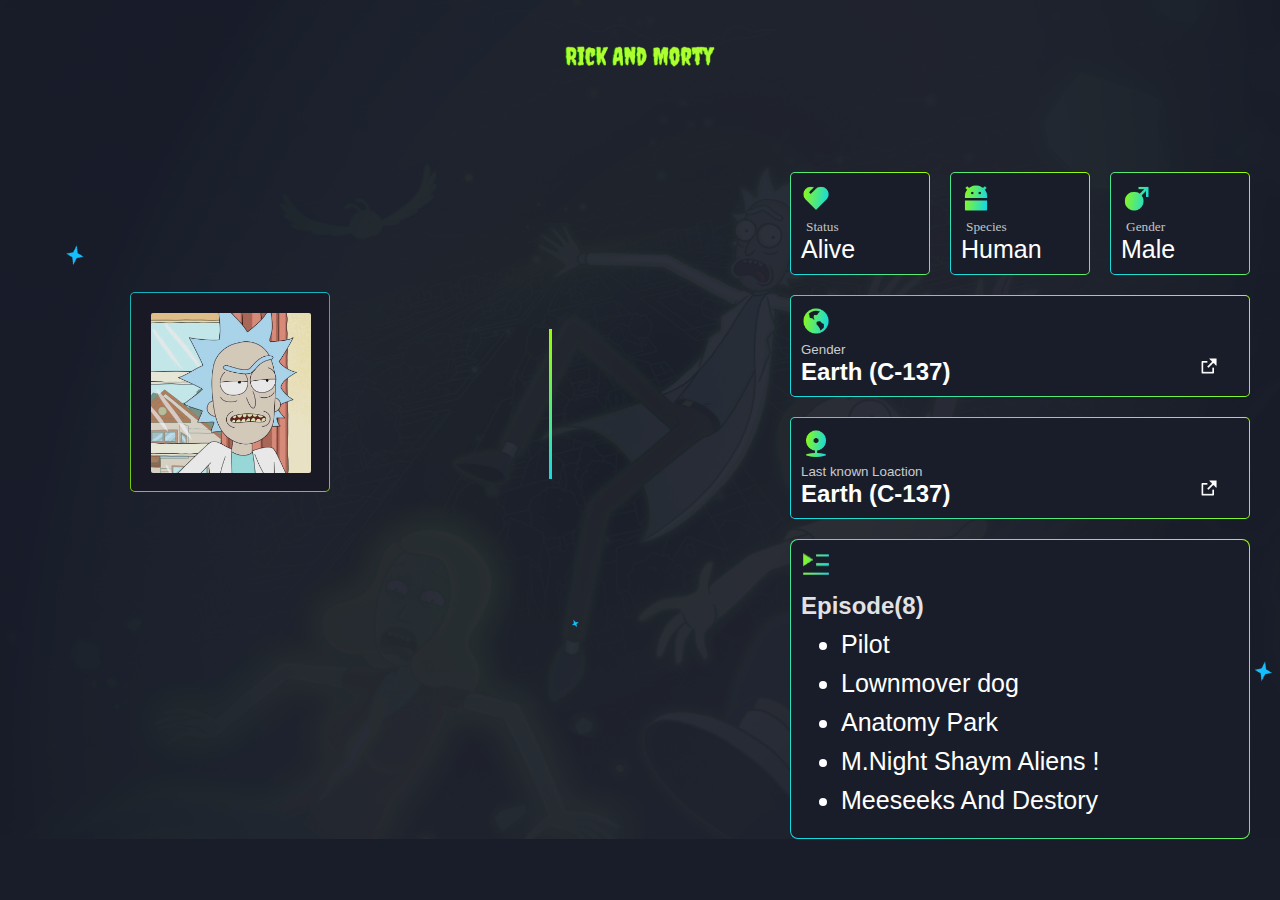
<file: selectman.html>
<!DOCTYPE html>
<html lang="en">
<head>
    <meta charset="UTF-8">
    <meta http-equiv="X-UA-Compatible" content="IE=edge">
    <meta name="viewport" content="width=device-width, initial-scale=1.0">
    <title>code master</title>
    <!--========> Fonts aweome CDN <======-->
    <link rel="stylesheet" href="https://cdnjs.cloudflare.com/ajax/libs/font-awesome/6.4.0/css/all.min.css"
        integrity="sha512-iecdLmaskl7CVkqkXNQ/ZH/XLlvWZOJyj7Yy7tcenmpD1ypASozpmT/E0iPtmFIB46ZmdtAc9eNBvH0H/ZpiBw=="
        crossorigin="anonymous" referrerpolicy="no-referrer" />
    <!--========> Fonts aweome CDN <======-->
    <link rel="stylesheet" href="style.css">
    <!--========> jS slider link <==========-->
    <link rel="stylesheet" href="https://cdn.jsdelivr.net/npm/swiper@8/swiper-bundle.min.css" />
    
    <link rel="stylesheet" href="https://cdn.jsdelivr.net/npm/swiper@8/swiper-bundle.min.css">
    <script src="https://cdn.jsdelivr.net/npm/swiper@8/swiper-bundle.min.js"></script>
    <link rel="stylesheet" href="style.css">
    <link rel="stylesheet" href="responsive.css">
</head>
<body>
    <main>
        <div class="titile-name">
            <img src="img/Logo.png" alt="">
        </div>
        <div class="shopti">
            <div class="man-select">
                <div class="apply">
                    <img src="img/show/1.jpeg" alt="">
                </div>
            </div>

            <div class="select">

            </div>
            
            <div class="menu">
                <div class="icon">
                    <div class="sector">
                        <img src="img/png/Status.png" alt="">
                        <div class="textor">
                            <small>Status</small>
                            <h2>Alive</h2>
                        </div>
                    </div>
                    <div class="sector">
                        <img src="img/png/Species.png" alt="">
                        <div class="textor">
                            <small>Species</small>
                            <h2>Human</h2>
                        </div>
                    </div>
                    <div class="sector">
                        <img src="img/png/Gender.png" alt="">
                        <div class="textor">
                            <small>Gender</small>
                            <h2>Male</h2>
                        </div>
                    </div>
                </div>
                <div class="orgin">
                    <img src="img/png/origin.png" alt="">
                    <div class="textor">
                        <small>Gender</small>
                        <h2>Earth (C-137)</h2>
                    </div>
                    <div class="radtak">
                        <img src="img/png/Redirect.png" alt="">
                    </div>
                </div>
                <div class="orgin">
                    <img src="img/png/Location.png" alt="">
                    <div class="textor">
                        <small>Last known Loaction</small>
                        <h2>Earth (C-137)</h2>
                    </div>
                   <div class="radtak">
                    <img src="img/png/Redirect.png" alt="">
                   </div>
                </div>     
                    <div class="ex3">
                        <img src="img/png/Episode.png" alt="">
                        <div class="textor">
                            <h3>Episode(8)</h3>
                        </div>
                        <ul>
                            <li>Pilot</li>
                            <li>Lownmover dog</li>
                            <li>Anatomy Park</li>
                            <li>M.Night Shaym Aliens !</li>
                            <li>Meeseeks And Destory</li>
                        </ul>
                    </div>
            </div>
        </div>
       <div class="bekar">
        <img src="img/Star.png" alt="">
       </div>
    </main>


   <script src="https://cdn.jsdelivr.net/npm/swiper@9/swiper-bundle.min.js"></script>
    <script src="main.js"></script>
</body>
</html>
</file>
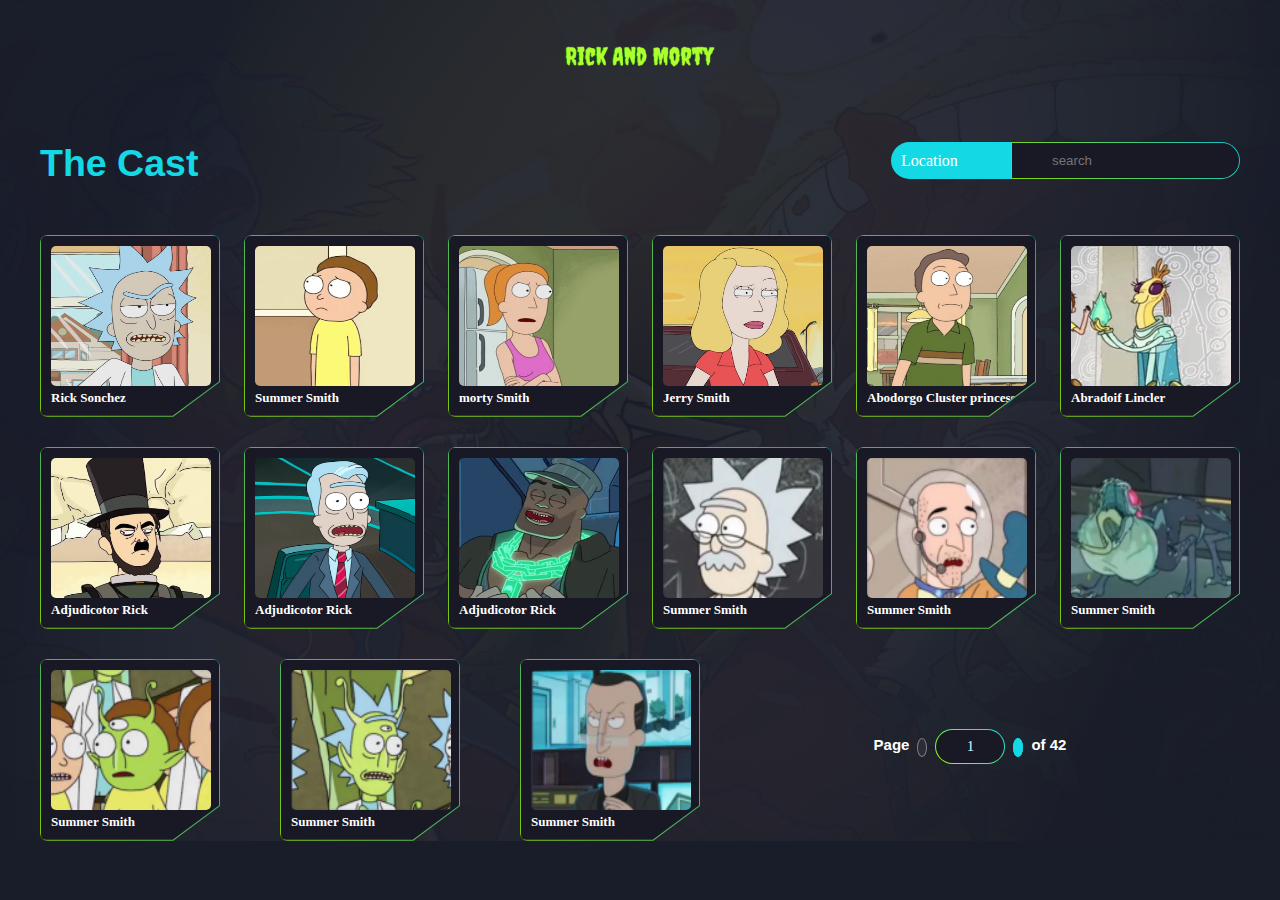
<file: tram.html>
<!DOCTYPE html>
<html lang="en">
<head>
    <meta charset="UTF-8">
    <meta http-equiv="X-UA-Compatible" content="IE=edge">
    <meta name="viewport" content="width=device-width, initial-scale=1.0">
    <title>code master</title>
    <!--========> Fonts aweome CDN <======-->
    <link rel="stylesheet" href="https://cdnjs.cloudflare.com/ajax/libs/font-awesome/6.4.0/css/all.min.css"
      integrity="sha512-iecdLmaskl7CVkqkXNQ/ZH/XLlvWZOJyj7Yy7tcenmpD1ypASozpmT/E0iPtmFIB46ZmdtAc9eNBvH0H/ZpiBw=="
      crossorigin="anonymous" referrerpolicy="no-referrer" />
    <!--========> Fonts aweome CDN <======-->
    <link rel="stylesheet" href="style.css">
    <!--========> jS slider link <==========-->
    <link rel="stylesheet" href="https://cdn.jsdelivr.net/npm/swiper@8/swiper-bundle.min.css" />
    
    <link rel="stylesheet" href="https://cdn.jsdelivr.net/npm/swiper@8/swiper-bundle.min.css">
    <script src="https://cdn.jsdelivr.net/npm/swiper@8/swiper-bundle.min.js"></script>
    <link rel="stylesheet" href="style.css">
    <link rel="stylesheet" href="responsive.css">
</head>
<body>
    <div class="hol-container">
        <div class="logo">
            <img src="img/Logo.png" alt="">
        </div>
        <div class="sing-menu">
          <div class="wort">
            <h2>The Cast</h2>
          </div>
          <div class="sing-page">
            <div class="select-menu">
              <div class="select-btn">
                <span class="sBtn-text">Location</span>
                <i class="fa-solid fa-chevron-down"></i>
              </div>
              <ul class="options">
                  <li class="option">
                    <span class="option-text">Charctors</span>
                  </li>
                  <li class="option">
                    <span class="option-text">Location</span>
                  </li>
                  <li class="option">
                    <span class="option-text">Episodes</span>
                  </li>
              </ul>
            </div>
            <div class="input-set">
              <i class="fa-solid fa-magnifying-glass"></i>
              <input type="search" placeholder="search">
            </div>
          </div>
        </div>

      <section class="all-members" class="margin">
        <div class="member">
          <div class="list">
            <a href="selectman.html">
              <img src="img/show/1.jpeg" alt="">
            </a>
            <h3>Rick Sonchez</h3>
          </div>
        </div>
        <div class="member">
          <div class="list">
            <img src="img/show/2.jpeg" alt="">
            <h3>Summer Smith</h3>
          </div>
        </div>
        <div class="member">
          <div class="list">
              <img src="img/show/3.jpeg" alt="">
              <h3>morty Smith</h3>
          </div>
        </div>
        <div class="member">
          <div class="list">
              <img src="img/show/4.jpeg" alt="">
              <h3>Jerry Smith</h3>
          </div>
        </div>
        <div class="member">
          <div class="list">
                <img src="img/show/5.jpeg" alt="">
                <h3>Abodorgo Cluster princess</h3>
          </div>
        </div>
        <div class="member">
          <div class="list">
            <img src="img/show/6.jpeg" alt="">
            <h3>Abradoif Lincler</h3>
          </div>
        </div>
        <div class="member">
          <div class="list">
            <img src="img/show/7.jpeg" alt="">
            <h3>Adjudicotor Rick</h3>
          </div>
        </div>
        <div class="member">
          <div class="list">
            <img src="img/show/8.jpeg" alt="">
            <h3>Adjudicotor Rick</h3>
          </div>
        </div>
        <div class="member">
          <div class="list">
              <img src="img/show/10.jpeg" alt="">
              <h3>Adjudicotor Rick</h3>
          </div>
        </div>
        <div class="member">
          <div class="list">
            <img src="img/show/img11.jpg.png" alt="">
            <h3>Summer Smith</h3>
          </div>
        </div>
        <div class="member">
          <div class="list">
            <img src="img/show/img12.jpg.png" alt="">
            <h3>Summer Smith</h3>
          </div>
        </div>
        <div class="member">
          <div class="list">
            <img src="img/show/img13.jpg.png" alt="">
            <h3>Summer Smith</h3>
          </div>
        </div>
        <div class="member">
          <div class="list">
            <img src="img/show/img14.jpg.png" alt="">
            <h3>Summer Smith</h3>
          </div>
        </div>
        <div class="member">
          <div class="list">
            <img src="img/show/img15.jpg.png" alt="">
            <h3>Summer Smith</h3>
          </div>
        </div>



        <div class="member">
          <div class="list">
            <img src="img/show/img9.jpg.png" alt="">
            <h3>Summer Smith</h3>
          </div>
        </div>
        <div class="member">
          <div class="list">
            <img src="img/show/1.jpeg" alt="">
            <h3>Rick Sonchez</h3>
          </div>
        </div>
        <div class="member">
          <div class="list">
            <img src="img/show/2.jpeg" alt="">
            <h3>Summer Smith</h3>
          </div>
        </div>
        <div class="member">
          <div class="list">
              <img src="img/show/3.jpeg" alt="">
              <h3>morty Smith</h3>
          </div>
        </div>
        <div class="member">
          <div class="list">
              <img src="img/show/4.jpeg" alt="">
              <h3>Jerry Smith</h3>
          </div>
        </div>
        <div class="member">
          <div class="list">
                <img src="img/show/5.jpeg" alt="">
                <h3>Abodorgo Cluster princess</h3>
          </div>
        </div>
        <div class="member">
          <div class="list">
            <img src="img/show/6.jpeg" alt="">
            <h3>Abradoif Lincler</h3>
          </div>
        </div>
        <div class="member">
          <div class="list">
            <img src="img/show/7.jpeg" alt="">
            <h3>Adjudicotor Rick</h3>
          </div>
        </div>
        <div class="member">
          <div class="list">
            <img src="img/show/8.jpeg" alt="">
            <h3>Adjudicotor Rick</h3>
          </div>
        </div>
        <div class="member">
          <div class="list">
              <img src="img/show/10.jpeg" alt="">
              <h3>Adjudicotor Rick</h3>
          </div>
        </div>
        <div class="member">
          <div class="list">
            <img src="img/show/img11.jpg.png" alt="">
            <h3>Summer Smith</h3>
          </div>
        </div>
        <div class="member">
          <div class="list">
            <img src="img/show/img12.jpg.png" alt="">
            <h3>Summer Smith</h3>
          </div>
        </div>
        <div class="member">
          <div class="list">
            <img src="img/show/img13.jpg.png" alt="">
            <h3>Summer Smith</h3>
          </div>
        </div>
        <div class="member">
          <div class="list">
            <img src="img/show/img14.jpg.png" alt="">
            <h3>Summer Smith</h3>
          </div>
        </div>
        <div class="member">
          <div class="list">
            <img src="img/show/img15.jpg.png" alt="">
            <h3>Summer Smith</h3>
          </div>
        </div>
        <div class="member">
          <div class="list">
            <img src="img/show/img9.jpg.png" alt="">
            <h3>Summer Smith</h3>
          </div>
        </div>
        <div class="member">
          <div class="list">
            <img src="img/show/img9.jpg.png" alt="">
            <h3>Summer Smith</h3>
          </div>
        </div>
        <div class="member">
          <div class="list">
            <img src="img/show/1.jpeg" alt="">
            <h3>Rick Sonchez</h3>
          </div>
        </div>
        <div class="member">
          <div class="list">
            <img src="img/show/2.jpeg" alt="">
            <h3>Summer Smith</h3>
          </div>
        </div>
        <div class="member">
          <div class="list">
              <img src="img/show/3.jpeg" alt="">
              <h3>morty Smith</h3>
          </div>
        </div>
        <div class="member">
          <div class="list">
              <img src="img/show/4.jpeg" alt="">
              <h3>Jerry Smith</h3>
          </div>
        </div>
        <div class="member">
          <div class="list">
                <img src="img/show/5.jpeg" alt="">
                <h3>Abodorgo Cluster princess</h3>
          </div>
        </div>
        <div class="member">
          <div class="list">
            <img src="img/show/6.jpeg" alt="">
            <h3>Abradoif Lincler</h3>
          </div>
        </div>
        <div class="member">
          <div class="list">
            <img src="img/show/7.jpeg" alt="">
            <h3>Adjudicotor Rick</h3>
          </div>
        </div>
        <div class="member">
          <div class="list">
            <img src="img/show/8.jpeg" alt="">
            <h3>Adjudicotor Rick</h3>
          </div>
        </div>
        <div class="member">
          <div class="list">
              <img src="img/show/10.jpeg" alt="">
              <h3>Adjudicotor Rick</h3>
          </div>
        </div>
        <div class="member">
          <div class="list">
            <img src="img/show/img11.jpg.png" alt="">
            <h3>Summer Smith</h3>
          </div>
        </div>
        <div class="member">
          <div class="list">
            <img src="img/show/img12.jpg.png" alt="">
            <h3>Summer Smith</h3>
          </div>
        </div>
        <div class="member">
          <div class="list">
            <img src="img/show/img13.jpg.png" alt="">
            <h3>Summer Smith</h3>
          </div>
        </div>
        <div class="member">
          <div class="list">
            <img src="img/show/img14.jpg.png" alt="">
            <h3>Summer Smith</h3>
          </div>
        </div>
        <div class="member">
          <div class="list">
            <img src="img/show/img15.jpg.png" alt="">
            <h3>Summer Smith</h3>
          </div>
        </div>
        

        <div class="pagination">
          <div class="per">Page</div>
          <div class="prev"><i class="fa-solid fa-arrow-left"></i></div>
          <div class="page">Page</span class="page"></div>
          <div class="next"><i class="fa-solid fa-arrow-right"></i></div>
          <div class="of">of 42</div>
        </div>
      </section>

      
    </div>


























    <script src="https://cdn.jsdelivr.net/npm/swiper@9/swiper-bundle.min.js"></script>
    <script src="main.js"></script>
</body>
</html>
</file>
<file: style.css>
/* =======> Fonts <============ */
@import url('https://fonts.googleapis.com/css2?family=Russo+One&display=swap');
/* Google Fonts - Poppins */
@import url("https://fonts.googleapis.com/css2?family=Poppins:wght@300;400;500;600&display=swap");


*{
    margin: 0;
    padding: 0;
    box-sizing: border-box;
}

body{
    background: #191d29;
}

.margin{
    margin:50px;
}

/* ==========> Design A Home Page <============ */
.home{
    width: 100%;
    height: auto;
    background-image: url(img/Background.png);
    background-position: center;
    background-size: cover;
    background-repeat: no-repeat;
}

.home .logo {
    display: flex;
    align-items: center;
    justify-content: center;
}

.home .main-container{
    display: flex;
    align-items: center;
    justify-content: center;
    margin-top: 80px;
    margin-left: 30px;
}


.home .logo img{
    width: 150px;
    margin-top: 40px;
}

.home .leave{
    display: flex;
    width: 600px;
}

.home .leave::after{
    content: "";
    position: absolute;
    width: 500px;
    height: 20px;
    background:linear-gradient(30deg, #9dfe00, #14d9e5 80%);filter: blur(40px);
}

.home .leave .main{
    display: flex;
}

.home .leave .main img{
    width: 200px;
    margin-right: -100px;
    margin-top: -90px;
}

.home .leave .main h2{
    font-size: 60px;
    font-weight: 800;
    font-family:  sans-serif;
    font-style: italic;
    color: #fff;
}

.home .leave .middel-img img{
  width: 120px;
  margin: 0px 15px;
  margin-top: -20px;
}

.home .leave .bovText{
    display: flex;
    margin-top: -14px;
}

.home .leave .bovText h2{
    font-size: 60px;
    font-weight: 800;
    font-family: sans-serif;
    background: -webkit-linear-gradient(45deg, #9dfe00, #14d9e5 100%);
    -webkit-background-clip: text;
    -webkit-text-fill-color: transparent
}

.home .leave .bovText .btext{
    margin-left: 20px;
    
}

.home .leave .bovText .btext h2{
    background: -webkit-linear-gradient(20deg, #9dfe00, #14d9e5 20%);
    -webkit-background-clip: text;
    -webkit-text-fill-color: transparent
}

.home .leave .bovText .less {
    margin-top: -20px;
    margin-left: -20px;
}


.home .beleave{
    display: flex;
    margin-top: -40px;
    margin-left: 60px;
    justify-content: center;
}



.home .beleave .morty h2{
    padding-top: -10px;
    font-size: 65px;
    font-weight: 800;
    font-family: sans-serif;
    background: -webkit-linear-gradient(20deg, #9dfe00, #14d9e5 80%);
    -webkit-background-clip: text;
    -webkit-text-fill-color: transparent
}

.home .beleave .wiki h2{
    font-size: 65px;
    font-weight: 800;
    font-family:sans-serif;
    padding-left: 20px;
    font-style: italic;
    color:#fff;
    letter-spacing: 0.2rem;
    padding-top: 10px;
}

.home .beleave .masin{
    margin-top: -100px;
    margin-right: -300px;
}

.home .beleave .masin img{
    width: 200px;
}


.home .main-container .masin img{
    width: 250px;
    margin-left: -50px;
    margin-bottom: -100px;
}


.home .video {
    display: flex;
    margin: auto;
    width: 450px;
}

.home .video .button button{
    padding: 8px;
    width: 120px;
    color: #fff;
    border-radius: 20px;
    background: -webkit-linear-gradient(45deg, #9dfe00, #14d9e5 100%);
}

.home .video .button i{
    margin-right: 10px;
}

.home .video .ping-text {
    margin-left: 30px;
}

.home .video .ping-text ul li{
 color: #14d9e5;
 font-size: 9px;
 list-style: none;
}




/* ==========> Design A Section 01  <============ */

#slider {
    margin-top: ;
}


#slider .view{
    display: flex;
    justify-content: space-between;
}

#slider .view .tayan span{
    color: #ffffffd6;
    font-weight: 300;
}

#slider .view .view-button button{
  padding: 5px 15px;
  background: none;
  outline: none;
  border:none;
  border: 1px solid #9dfe00d5;
  box-shadow: 5px 5px 5px #55555532;
  color: #ffffffd6;
  border-radius: 5px;
  font-size: 13px;
}


#slider .view .view-button button:hover{
    background-color: #191825d2;
}

/* ==========================>Desing swiper slider<====================*/


.slider-container{
    margin-top: 5;
}


.back .bell img{
    width:400px ;
    position: absolute;
    right: 0px;
    margin-top: -150px;
}

 
.next2-slider .tell img{
    width: 100%;
    position: absolute;
    margin-top: -200px;
}

.bg{
   
    -webkit-clip-path: polygon(100% 0, 100% 81%, 74% 100%, 0 100%, 0 0);
    clip-path: polygon(100% 0, 100% 81%, 74% 100%, 0 100%, 0 0);
    border-radius: 8px;
    padding: 10px;
    margin: -9px;
    background-color:#191825;
        
}

.bg a{
    text-decoration: none;
}

 .swiper-slide{
   border-radius: 10px;
   
 }

  .swiper-slide h3{
    color: #ffffffc6;
    text-align: start;
    padding-top: 10px;
    font-size: 13px;
  }

 .swiper-slide:nth-child(1){
    min-width: 200px;
    height: auto;
    -webkit-clip-path: polygon(100% 0, 100% 81%, 74% 100%, 0 100%, 0 0);
    clip-path: polygon(100% 0, 100% 81%, 74% 100%, 0 100%, 0 0);
        padding: 10px;
        background: #575959;
        margin:1px 1px 1px 1px  ;
    background: -webkit-linear-gradient(45deg, #9dfe0078, #14dbe581 100%);
 }

.swiper-slide:nth-child(2) {
  border-radius: 10px;
  min-width: 200px;
  height: auto;
-webkit-clip-path: polygon(100% 0, 100% 81%, 74% 100%, 0 100%, 0 0);
    clip-path: polygon(100% 0, 100% 81%, 74% 100%, 0 100%, 0 0);
    padding: 10px;
    background: #575959;
    margin: 1px 1px 1px 1px;
    background: -webkit-linear-gradient(45deg, #9dfe0078, #14dbe581 100%);
}

.swiper-slide:nth-child(3) {
  border-radius: 10px;
    min-width: 200px;
    height: auto;
-webkit-clip-path: polygon(100% 0, 100% 81%, 74% 100%, 0 100%, 0 0);
    clip-path: polygon(100% 0, 100% 81%, 74% 100%, 0 100%, 0 0);
        padding: 10px;
        background: #575959;
        margin: 1px 1px 1px 1px;
        background: -webkit-linear-gradient(45deg, #9dfe0078, #14dbe581 100%);
}

.swiper-slide:nth-child(4) {
    border-radius: 10px;
    min-width: 200px;
    height: auto;
    -webkit-clip-path: polygon(100% 0, 100% 81%, 74% 100%, 0 100%, 0 0);
        clip-path: polygon(100% 0, 100% 81%, 74% 100%, 0 100%, 0 0);
        padding: 10px;
        background: #575959;
        margin: 1px 1px 1px 1px;
        background: -webkit-linear-gradient(45deg, #9dfe0078, #14dbe581 100%);
}

.swiper-slide:nth-child(5) {
    border-radius: 10px;
    min-width: 200px;
    height: auto;;
    -webkit-clip-path: polygon(100% 0, 100% 81%, 74% 100%, 0 100%, 0 0);
        clip-path: polygon(100% 0, 100% 81%, 74% 100%, 0 100%, 0 0);
        padding: 10px;
        background: #575959;
        margin: 1px 1px 1px 1px;background: -webkit-linear-gradient(45deg, #9dfe0078, #14dbe581 100%);

}

.swiper-slide:nth-child(6) {
    border-radius: 10px;
    min-width: 200px;
    height: auto;
    -webkit-clip-path: polygon(100% 0, 100% 81%, 74% 100%, 0 100%, 0 0);
        clip-path: polygon(100% 0, 100% 81%, 74% 100%, 0 100%, 0 0);
        padding: 10px;
        background: #575959;
        margin: 1px 1px 1px 1px;
        background: -webkit-linear-gradient(45deg, #9dfe0078, #14dbe581 100%);
}

.swiper-slide:nth-child(7) {
    border-radius: 10px;
    min-width: 150px;
    height: auto;
-webkit-clip-path: polygon(100% 0, 100% 81%, 74% 100%, 0 100%, 0 0);
    clip-path: polygon(100% 0, 100% 81%, 74% 100%, 0 100%, 0 0);
    padding: 10px;
    background: #575959;
    margin: 1px 1px 1px 1px;
    background: -webkit-linear-gradient(45deg, #9dfe0078, #14dbe581 100%);

}
.swiper-slide:nth-child(8) {
    border-radius: 10px;
    min-width: 200px;
    height: auto;
-webkit-clip-path: polygon(100% 0, 100% 81%, 74% 100%, 0 100%, 0 0);
    clip-path: polygon(100% 0, 100% 81%, 74% 100%, 0 100%, 0 0);
    padding: 10px;
    background: #575959;
    margin: 1px 1px 1px 2px;
    background: -webkit-linear-gradient(45deg, #9dfe0078, #14dbe581 100%);
}
.swiper-slide:nth-child(9) {
    border-radius: 10px;
    min-width: 200px;
    height: auto;
-webkit-clip-path: polygon(100% 0, 100% 81%, 74% 100%, 0 100%, 0 0);
    clip-path: polygon(100% 0, 100% 81%, 74% 100%, 0 100%, 0 0);
    padding: 10px;
    background: #575959;
    margin: 1px 1px 1px 2px;
    background: -webkit-linear-gradient(45deg, #9dfe0078, #14dbe581 100%);
}

.swiper {
    width: 90%;
    
}



.swiper-slide img{
    width: 200px;
    height: 180px;
    border-radius: 4px;
    cursor: pointer;
}





.slider-container  .swiper-button-next,
.slider-container .swiper-button-prev{
   width: 35px;
   height: 35px;
   border-radius: 50%;
   background-color: #fff;
   color: #9dfe00;
}

.slider-container .swiper-button-next{
    margin-left: 30px;
}


.slider-container .swiper-button-next:after{
    font-size: 14px;
}

.slider-container .swiper-button-prev:after{
    font-size: 14px;
}






.bg img{
    width: 200px;
}



/*  ========================= Next slider ================== */




.next-slider{
    margin-top: 100px;
}


.next-slider .swiper-slide:nth-child(1){
    -webkit-clip-path: polygon(50% 0%, 100% 0, 100% 69%, 83% 100%, 0 100%, 0 0);
        clip-path: polygon(50% 0%, 100% 0, 100% 69%, 83% 100%, 0 100%, 0 0);
        min-width: 280px;
        min-height: -10px;
        
}
.next-slider .swiper-slide:nth-child(2){
    -webkit-clip-path: polygon(50% 0%, 100% 0, 100% 69%, 83% 100%, 0 100%, 0 0);
        clip-path: polygon(50% 0%, 100% 0, 100% 69%, 83% 100%, 0 100%, 0 0);
        min-width: 280px;
        min-height: -10px;
        
}
.next-slider .swiper-slide:nth-child(3){
    -webkit-clip-path: polygon(50% 0%, 100% 0, 100% 69%, 83% 100%, 0 100%, 0 0);
        clip-path: polygon(50% 0%, 100% 0, 100% 69%, 83% 100%, 0 100%, 0 0);
        min-width: 280px;
        min-height: -10px;
        
}
.next-slider .swiper-slide:nth-child(4){
    -webkit-clip-path: polygon(50% 0%, 100% 0, 100% 69%, 83% 100%, 0 100%, 0 0);
        clip-path: polygon(50% 0%, 100% 0, 100% 69%, 83% 100%, 0 100%, 0 0);
        min-width: 280px;
        min-height: -10px;
        
}
.next-slider .swiper-slide:nth-child(5){
    -webkit-clip-path: polygon(50% 0%, 100% 0, 100% 69%, 83% 100%, 0 100%, 0 0);
        clip-path: polygon(50% 0%, 100% 0, 100% 69%, 83% 100%, 0 100%, 0 0);
        min-width: 280px;
        min-height: -10px;
        
}
.next-slider .swiper-slide:nth-child(6){
    -webkit-clip-path: polygon(50% 0%, 100% 0, 100% 69%, 83% 100%, 0 100%, 0 0);
        clip-path: polygon(50% 0%, 100% 0, 100% 69%, 83% 100%, 0 100%, 0 0);
        min-width: 280px;
        min-height: -10px;
        
}
.next-slider .swiper-slide:nth-child(7){
    -webkit-clip-path: polygon(50% 0%, 100% 0, 100% 69%, 83% 100%, 0 100%, 0 0);
        clip-path: polygon(50% 0%, 100% 0, 100% 69%, 83% 100%, 0 100%, 0 0);
        min-width: 280px;
        min-height: -10px;
        
}
.next-slider .swiper-slide:nth-child(8){
    -webkit-clip-path: polygon(50% 0%, 100% 0, 100% 69%, 83% 100%, 0 100%, 0 0);
        clip-path: polygon(50% 0%, 100% 0, 100% 69%, 83% 100%, 0 100%, 0 0);
        min-width: 280px;
        min-height: -10px;
        
}
.next-slider .swiper-slide:nth-child(9){
    -webkit-clip-path: polygon(50% 0%, 100% 0, 100% 69%, 83% 100%, 0 100%, 0 0);
        clip-path: polygon(50% 0%, 100% 0, 100% 69%, 83% 100%, 0 100%, 0 0);
        min-width: 280px;
        min-height: -10px;
        
}

.next-slider .swiper-slide .bg{
    min-height: 80px;
    -webkit-clip-path: polygon(50% 0%, 100% 0, 100% 69%, 83% 100%, 0 100%, 0 0);
    clip-path: polygon(50% 0%, 100% 0, 100% 69%, 83% 100%, 0 100%, 0 0);
    margin-bottom:-10px;
    color: #fff;
    background: #2E3840;

}

.next-slider .swiper-button-next,
.next-slider .swiper-button-prev {
    width: 35px;
    height: 35px;
    border-radius: 50%;
    background-color: #fff;
    color: #9dfe00;
}

.next-slider .swiper-button-next {
    margin-left: 30px;
}


.next-slider .swiper-button-next:after {
    font-size: 14px;
}

.next-slider .swiper-button-prev:after {
    font-size: 14px;
}




/* =====================> Slider 3 number <========================== */


.next2-slider .swiper-slide:nth-child(1) {
    -webkit-clip-path: polygon(50% 0%, 100% 0, 100% 69%, 83% 100%, 0 100%, 0 0);
    clip-path: polygon(50% 0%, 100% 0, 100% 69%, 83% 100%, 0 100%, 0 0);
    min-width: 280px;
}

.next2-slider .swiper-slide:nth-child(2) {
    -webkit-clip-path: polygon(50% 0%, 100% 0, 100% 69%, 83% 100%, 0 100%, 0 0);
    clip-path: polygon(50% 0%, 100% 0, 100% 69%, 83% 100%, 0 100%, 0 0);
    min-width: 280px;

}

.next2-slider .swiper-slide:nth-child(3) {
    -webkit-clip-path: polygon(50% 0%, 100% 0, 100% 69%, 83% 100%, 0 100%, 0 0);
    clip-path: polygon(50% 0%, 100% 0, 100% 69%, 83% 100%, 0 100%, 0 0);
    min-width: 280px;


}

.next2-slider .swiper-slide:nth-child(4) {
    -webkit-clip-path: polygon(50% 0%, 100% 0, 100% 69%, 83% 100%, 0 100%, 0 0);
    clip-path: polygon(50% 0%, 100% 0, 100% 69%, 83% 100%, 0 100%, 0 0);
    min-width: 280px;


}

.next2-slider .swiper-slide:nth-child(5) {
    -webkit-clip-path: polygon(50% 0%, 100% 0, 100% 69%, 83% 100%, 0 100%, 0 0);
    clip-path: polygon(50% 0%, 100% 0, 100% 69%, 83% 100%, 0 100%, 0 0);
    min-width: 280px;


}

.next2-slider .swiper-slide:nth-child(6) {
    -webkit-clip-path: polygon(50% 0%, 100% 0, 100% 69%, 83% 100%, 0 100%, 0 0);
    clip-path: polygon(50% 0%, 100% 0, 100% 69%, 83% 100%, 0 100%, 0 0);
    min-width: 280px;


}

.next2-slider .swiper-slide:nth-child(7) {
    -webkit-clip-path: polygon(50% 0%, 100% 0, 100% 69%, 83% 100%, 0 100%, 0 0);
    clip-path: polygon(50% 0%, 100% 0, 100% 69%, 83% 100%, 0 100%, 0 0);
    min-width: 280px;


}

.next2-slider .swiper-slide:nth-child(8) {
    -webkit-clip-path: polygon(50% 0%, 100% 0, 100% 69%, 83% 100%, 0 100%, 0 0);
    clip-path: polygon(50% 0%, 100% 0, 100% 69%, 83% 100%, 0 100%, 0 0);
    min-width: 280px;


}

.next2-slider .swiper-slide:nth-child(9) {
    -webkit-clip-path: polygon(50% 0%, 100% 0, 100% 69%, 83% 100%, 0 100%, 0 0);
    clip-path: polygon(50% 0%, 100% 0, 100% 69%, 83% 100%, 0 100%, 0 0);
    min-width: 280px;


}

.next2-slider .swiper-slide .bg {
    min-height: 80px;
    -webkit-clip-path: polygon(50% 0%, 100% 0, 100% 69%, 83% 100%, 0 100%, 0 0);
    clip-path: polygon(50% 0%, 100% 0, 100% 69%, 83% 100%, 0 100%, 0 0);
    margin-top: -10px;
    color: #fff;
    background:  #2E3840;

}

.next2-slider .swiper-button-next,
.next2-slider .swiper-button-prev {
    width: 35px;
    height: 35px;
    border-radius: 50%;
    background-color: #fff;
    color: #9dfe00;
}

.next2-slider .swiper-button-next {
    margin-left: 30px;
}


.next2-slider .swiper-button-next:after {
    font-size: 14px;
}

.next2-slider .swiper-button-prev:after {
    font-size: 14px;
}


/* =====================> Slider 3 number <========================== */








/*===================> Tram page design <===========================*/






/*=============> Hol container <===============*/

.hol-container{
    background-image: url(img/Background.png);
    background-position: center;
    background-size: cover;
    background-repeat: no-repeat;
    width: 100%;
    height: auto;
}


/* ======> logo <=======*/



.logo {
    display: flex;
    align-items: center;
    justify-content: center;
    padding-top: 40px;
}

.logo img {
    width: 150px;
}


/* ==================> Sing Menu <=============== */

.sing-menu{
    display: flex;
    justify-content: space-between;
    color: #fff;
    margin: 70px 40px;

}

.wort{
    color:#14d9e5;
    font-size: 25px;
    font-family: sans-serif;
}


.sing-page{
    display: flex;
}


.sing-page .input-set input{
  padding: 10px;
  border: none;
  outline: none;
  background-color: #191825;
  border:  1px solid transparent;
  border-top-right-radius: 50px;
  background: linear-gradient(#191825,#191825) padding-box,
  linear-gradient(45deg, #9dfe00d5, #14dbe5da) border-box;
  border-bottom-right-radius: 50px;
  padding-left: 40px;
  color: #ffffffd3;
}

.sing-page .input-set {
    position: relative;
}
.sing-page .input-set i{
    position: absolute;
    left: 15px;
    top: 12px;
    color: #ffffffb9;
    font-size: 14px;
}



.select-menu{
    width: 120px;
}


.select-menu .select-btn{
    display: flex;
    background-color: #14d9e5;
    color: #fff;
    height: 37px;
    padding: 10px;
    font-weight: 500;
    border-top-left-radius: 50px;
    border-bottom-left-radius: 50px;

}
.select-menu.active i{
    transform: rotate(-180deg);
    padding: 10px;
}

.select-menu.active i{
    transition: 0.3s ease;
}

.select-menu .select-btn {
    display: flex;
    justify-content: space-between;
}
.select-menu .select-btn i{
    font-size: 14px;
    padding-top: 3px;
    cursor: pointer;
}

.select-menu .options{
    padding: 20px;
    margin-top: 10px;
    border-radius: 8px;
    background-color: #14dbe5fa;
    box-shadow: 5px 5px 5px #5555553a;
    transition: 0.3s ease;
    position: absolute;
    opacity: 1;
    z-index: 2;
}

.options .option {
    display: flex;
    cursor: pointer;
    background-color: #ebeeee00;
    padding-top:10px;
}

.options .option:nth-child(1){
    margin-top: -20px;
}

.select-menu .options {
    display: none;
    
}

.select-menu.active .options{
    display: block;
    position: absolute;
}

/* ===================> images design <===================== */

.all-members {
    margin: -50px  40px;
    display: flex;
    justify-content: space-between;
    flex-wrap: wrap;

}

.images{
    width: 90%;
    height: 90vh;
    margin: 0px 30px;
    position: absolute;
    margin-top: -550px;

    
}

.images img{
    width: 100%;
    height: 60vh;
}


.all-members .member .list img {
    width: 160px;
    height: 140px;
    border-radius: 5px;
}

.all-members .member .list h3{
    font-size: 13px;
}
.all-members .member .list{
    -webkit-clip-path: polygon(100% 0, 100% 81%, 74% 100%, 0 100%, 0 0);
    clip-path: polygon(100% 0, 100% 81%, 74% 100%, 0 100%, 0 0);
    background: #191825;
    padding: 10px;
    border-radius: 5px;
    color: #fff;
}

.all-members .member {
    margin-top: 30px;
}


.all-members .member:nth-child(1) {
    width:180px;
    height: auto;
    border-radius: 8px;
    -webkit-clip-path: polygon(100% 0, 100% 81%, 74% 100%, 0 100%, 0 0);
    clip-path: polygon(100% 0, 100% 81%, 74% 100%, 0 100%, 0 0);
    background: #575959;
    background: -webkit-linear-gradient(45deg, #9dfe00be, #14dbe5b2 100%);
    padding: 1px;
}
.all-members .member:nth-child(2) {
    width:180px;
    height: auto;
    border-radius: 8px;
    -webkit-clip-path: polygon(100% 0, 100% 81%, 74% 100%, 0 100%, 0 0);
    clip-path: polygon(100% 0, 100% 81%, 74% 100%, 0 100%, 0 0);
    background: #575959;
    background: -webkit-linear-gradient(45deg, #9dfe00be, #14dbe5b2 100%);
    padding: 1px;
}
.all-members .member:nth-child(3) {
    width:180px;
    height: auto;
    border-radius: 8px;
    -webkit-clip-path: polygon(100% 0, 100% 81%, 74% 100%, 0 100%, 0 0);
    clip-path: polygon(100% 0, 100% 81%, 74% 100%, 0 100%, 0 0);
    background: #575959;
    background: -webkit-linear-gradient(45deg, #9dfe00be, #14dbe5b2 100%);
    padding: 1px;
}
.all-members .member:nth-child(4) {
    width:180px;
    height: auto;
    border-radius: 8px;
    -webkit-clip-path: polygon(100% 0, 100% 81%, 74% 100%, 0 100%, 0 0);
    clip-path: polygon(100% 0, 100% 81%, 74% 100%, 0 100%, 0 0);
    background: #575959;
    background: -webkit-linear-gradient(45deg, #9dfe00be, #14dbe5b2 100%);
    padding: 1px;
}
.all-members .member:nth-child(5) {
    width:180px;
    height: auto;
    border-radius: 8px;
    -webkit-clip-path: polygon(100% 0, 100% 81%, 74% 100%, 0 100%, 0 0);
    clip-path: polygon(100% 0, 100% 81%, 74% 100%, 0 100%, 0 0);
    background: #575959;
    background: -webkit-linear-gradient(45deg, #9dfe00be, #14dbe5b2 100%);
    padding: 1px;
}
.all-members .member:nth-child(6) {
    width:180px;
    height: auto;
    border-radius: 8px;
    -webkit-clip-path: polygon(100% 0, 100% 81%, 74% 100%, 0 100%, 0 0);
    clip-path: polygon(100% 0, 100% 81%, 74% 100%, 0 100%, 0 0);
    background: #575959;
    background: -webkit-linear-gradient(45deg, #9dfe00be, #14dbe5b2 100%);
    padding: 1px;
}
.all-members .member:nth-child(7) {
    width:180px;
    height: auto;
    border-radius: 8px;
    -webkit-clip-path: polygon(100% 0, 100% 81%, 74% 100%, 0 100%, 0 0);
    clip-path: polygon(100% 0, 100% 81%, 74% 100%, 0 100%, 0 0);
    background: #575959;
    background: -webkit-linear-gradient(45deg, #9dfe00be, #14dbe5b2 100%);
    padding: 1px;
}
.all-members .member:nth-child(8) {
    width:180px;
    height: auto;
    border-radius: 8px;
    -webkit-clip-path: polygon(100% 0, 100% 81%, 74% 100%, 0 100%, 0 0);
    clip-path: polygon(100% 0, 100% 81%, 74% 100%, 0 100%, 0 0);
    background: #575959;
    background: -webkit-linear-gradient(45deg, #9dfe00be, #14dbe5b2 100%);
    padding: 1px;
}
.all-members .member:nth-child(9) {
    width:180px;
    height: auto;
    border-radius: 8px;
    -webkit-clip-path: polygon(100% 0, 100% 81%, 74% 100%, 0 100%, 0 0);
    clip-path: polygon(100% 0, 100% 81%, 74% 100%, 0 100%, 0 0);
    background: #575959;
    background: -webkit-linear-gradient(45deg, #9dfe00be, #14dbe5b2 100%);
    padding: 1px;
}
.all-members .member:nth-child(10) {
    width:180px;
    height: auto;
    border-radius: 8px;
    -webkit-clip-path: polygon(100% 0, 100% 81%, 74% 100%, 0 100%, 0 0);
    clip-path: polygon(100% 0, 100% 81%, 74% 100%, 0 100%, 0 0);
    background: #575959;
    background: -webkit-linear-gradient(45deg, #9dfe00be, #14dbe5b2 100%);
    padding: 1px;
}
.all-members .member:nth-child(11) {
    width:180px;
    height: auto;
    border-radius: 8px;
    -webkit-clip-path: polygon(100% 0, 100% 81%, 74% 100%, 0 100%, 0 0);
    clip-path: polygon(100% 0, 100% 81%, 74% 100%, 0 100%, 0 0);
    background: #575959;
    background: -webkit-linear-gradient(45deg, #9dfe00be, #14dbe5b2 100%);
    padding: 1px;
}
.all-members .member:nth-child(12) {
    width:180px;
    height: auto;
    border-radius: 8px;
    -webkit-clip-path: polygon(100% 0, 100% 81%, 74% 100%, 0 100%, 0 0);
    clip-path: polygon(100% 0, 100% 81%, 74% 100%, 0 100%, 0 0);
    background: #575959;
    background: -webkit-linear-gradient(45deg, #9dfe00be, #14dbe5b2 100%);
    padding: 1px;
}
.all-members .member:nth-child(13) {
    width:180px;
    height: auto;
    border-radius: 8px;
    -webkit-clip-path: polygon(100% 0, 100% 81%, 74% 100%, 0 100%, 0 0);
    clip-path: polygon(100% 0, 100% 81%, 74% 100%, 0 100%, 0 0);
    background: #575959;
    background: -webkit-linear-gradient(45deg, #9dfe00be, #14dbe5b2 100%);
    padding: 1px;
}
.all-members .member:nth-child(14) {
    width:180px;
    height: auto;
    border-radius: 8px;
    -webkit-clip-path: polygon(100% 0, 100% 81%, 74% 100%, 0 100%, 0 0);
    clip-path: polygon(100% 0, 100% 81%, 74% 100%, 0 100%, 0 0);
    background: #575959;
    background: -webkit-linear-gradient(45deg, #9dfe00be, #14dbe5b2 100%);
    padding: 1px;
}
.all-members .member:nth-child(15) {
    width:180px;
    height: auto;
    border-radius: 8px;
    -webkit-clip-path: polygon(100% 0, 100% 81%, 74% 100%, 0 100%, 0 0);
    clip-path: polygon(100% 0, 100% 81%, 74% 100%, 0 100%, 0 0);
    background: #575959;
    background: -webkit-linear-gradient(45deg, #9dfe00be, #14dbe5b2 100%);
    padding: 1px;
}

.all-members .member:nth-child(16) {
    width: 180px;
    height: auto;
    border-radius: 8px;
    -webkit-clip-path: polygon(100% 0, 100% 81%, 74% 100%, 0 100%, 0 0);
    clip-path: polygon(100% 0, 100% 81%, 74% 100%, 0 100%, 0 0);
    background: #575959;
    background: -webkit-linear-gradient(45deg, #9dfe00be, #14dbe5b2 100%);
    padding: 1px;
}
.all-members .member:nth-child(17) {
    width: 180px;
    height: auto;
    border-radius: 8px;
    -webkit-clip-path: polygon(100% 0, 100% 81%, 74% 100%, 0 100%, 0 0);
    clip-path: polygon(100% 0, 100% 81%, 74% 100%, 0 100%, 0 0);
    background: #575959;
    background: -webkit-linear-gradient(45deg, #9dfe00be, #14dbe5b2 100%);
    padding: 1px;
}

.all-members .member:nth-child(18) {
    width: 180px;
    height: auto;
    border-radius: 8px;
    -webkit-clip-path: polygon(100% 0, 100% 81%, 74% 100%, 0 100%, 0 0);
    clip-path: polygon(100% 0, 100% 81%, 74% 100%, 0 100%, 0 0);
    background: #575959;
    background: -webkit-linear-gradient(45deg, #9dfe00be, #14dbe5b2 100%);
    padding: 1px;
}

.all-members .member:nth-child(19) {
    width: 180px;
    height: auto;
    border-radius: 8px;
    -webkit-clip-path: polygon(100% 0, 100% 81%, 74% 100%, 0 100%, 0 0);
    clip-path: polygon(100% 0, 100% 81%, 74% 100%, 0 100%, 0 0);
    background: #575959;
    background: -webkit-linear-gradient(45deg, #9dfe00be, #14dbe5b2 100%);
    padding: 1px;
}

.all-members .member:nth-child(20) {
    width: 180px;
    height: auto;
    border-radius: 8px;
    -webkit-clip-path: polygon(100% 0, 100% 81%, 74% 100%, 0 100%, 0 0);
    clip-path: polygon(100% 0, 100% 81%, 74% 100%, 0 100%, 0 0);
    background: #575959;
    background: -webkit-linear-gradient(45deg, #9dfe00be, #14dbe5b2 100%);
    padding: 1px;
}

.all-members .member:nth-child(21) {
    width: 180px;
    height: auto;
    border-radius: 8px;
    -webkit-clip-path: polygon(100% 0, 100% 81%, 74% 100%, 0 100%, 0 0);
    clip-path: polygon(100% 0, 100% 81%, 74% 100%, 0 100%, 0 0);
    background: #575959;
    background: -webkit-linear-gradient(45deg, #9dfe00be, #14dbe5b2 100%);
    padding: 1px;
}

.all-members .member:nth-child(22) {
    width: 180px;
    height: auto;
    border-radius: 8px;
    -webkit-clip-path: polygon(100% 0, 100% 81%, 74% 100%, 0 100%, 0 0);
    clip-path: polygon(100% 0, 100% 81%, 74% 100%, 0 100%, 0 0);
    background: #575959;
    background: -webkit-linear-gradient(45deg, #9dfe00be, #14dbe5b2 100%);
    padding: 1px;
}

.all-members .member:nth-child(23) {
    width: 180px;
    height: auto;
    border-radius: 8px;
    -webkit-clip-path: polygon(100% 0, 100% 81%, 74% 100%, 0 100%, 0 0);
    clip-path: polygon(100% 0, 100% 81%, 74% 100%, 0 100%, 0 0);
    background: #575959;
    background: -webkit-linear-gradient(45deg, #9dfe00be, #14dbe5b2 100%);
    padding: 1px;
}

.all-members .member:nth-child(24) {
    width: 180px;
    height: auto;
    border-radius: 8px;
    -webkit-clip-path: polygon(100% 0, 100% 81%, 74% 100%, 0 100%, 0 0);
    clip-path: polygon(100% 0, 100% 81%, 74% 100%, 0 100%, 0 0);
    background: #575959;
    background: -webkit-linear-gradient(45deg, #9dfe00be, #14dbe5b2 100%);
    padding: 1px;
}
.all-members .member:nth-child(25) {
    width: 180px;
    height: auto;
    border-radius: 8px;
    -webkit-clip-path: polygon(100% 0, 100% 81%, 74% 100%, 0 100%, 0 0);
    clip-path: polygon(100% 0, 100% 81%, 74% 100%, 0 100%, 0 0);
    background: #575959;
    background: -webkit-linear-gradient(45deg, #9dfe00be, #14dbe5b2 100%);
    padding: 1px;
}

.all-members .member:nth-child(26) {
    width: 180px;
    height: auto;
    border-radius: 8px;
    -webkit-clip-path: polygon(100% 0, 100% 81%, 74% 100%, 0 100%, 0 0);
    clip-path: polygon(100% 0, 100% 81%, 74% 100%, 0 100%, 0 0);
    background: #575959;
    background: -webkit-linear-gradient(45deg, #9dfe00be, #14dbe5b2 100%);
    padding: 1px;
}

.all-members .member:nth-child(27) {
    width: 180px;
    height: auto;
    border-radius: 8px;
    -webkit-clip-path: polygon(100% 0, 100% 81%, 74% 100%, 0 100%, 0 0);
    clip-path: polygon(100% 0, 100% 81%, 74% 100%, 0 100%, 0 0);
    background: #575959;
    background: -webkit-linear-gradient(45deg, #9dfe00be, #14dbe5b2 100%);
    padding: 1px;
}
.all-members .member:nth-child(28) {
    width: 180px;
    height: auto;
    border-radius: 8px;
    -webkit-clip-path: polygon(100% 0, 100% 81%, 74% 100%, 0 100%, 0 0);
    clip-path: polygon(100% 0, 100% 81%, 74% 100%, 0 100%, 0 0);
    background: #575959;
    background: -webkit-linear-gradient(45deg, #9dfe00be, #14dbe5b2 100%);
    padding: 1px;
}
.all-members .member:nth-child(29) {
    width: 180px;
    height: auto;
    border-radius: 8px;
    -webkit-clip-path: polygon(100% 0, 100% 81%, 74% 100%, 0 100%, 0 0);
    clip-path: polygon(100% 0, 100% 81%, 74% 100%, 0 100%, 0 0);
    background: #575959;
    background: -webkit-linear-gradient(45deg, #9dfe00be, #14dbe5b2 100%);
    padding: 1px;
}


.all-members .member:nth-child(30) {
    width: 180px;
    height: auto;
    border-radius: 8px;
    -webkit-clip-path: polygon(100% 0, 100% 81%, 74% 100%, 0 100%, 0 0);
    clip-path: polygon(100% 0, 100% 81%, 74% 100%, 0 100%, 0 0);
    background: #575959;
    background: -webkit-linear-gradient(45deg, #9dfe00be, #14dbe5b2 100%);
    padding: 1px;
}

.all-members .member:nth-child(31) {
    width: 180px;
    height: auto;
    border-radius: 8px;
    -webkit-clip-path: polygon(100% 0, 100% 81%, 74% 100%, 0 100%, 0 0);
    clip-path: polygon(100% 0, 100% 81%, 74% 100%, 0 100%, 0 0);
    background: #575959;
    background: -webkit-linear-gradient(45deg, #9dfe00be, #14dbe5b2 100%);
    padding: 1px;
}

.all-members .member:nth-child(32) {
    width: 180px;
    height: auto;
    border-radius: 8px;
    -webkit-clip-path: polygon(100% 0, 100% 81%, 74% 100%, 0 100%, 0 0);
    clip-path: polygon(100% 0, 100% 81%, 74% 100%, 0 100%, 0 0);
    background: #575959;
    background: -webkit-linear-gradient(45deg, #9dfe00be, #14dbe5b2 100%);
    padding: 1px;
}

.all-members .member:nth-child(33) {
    width: 180px;
    height: auto;
    border-radius: 8px;
    -webkit-clip-path: polygon(100% 0, 100% 81%, 74% 100%, 0 100%, 0 0);
    clip-path: polygon(100% 0, 100% 81%, 74% 100%, 0 100%, 0 0);
    background: #575959;
    background: -webkit-linear-gradient(45deg, #9dfe00be, #14dbe5b2 100%);
    padding: 1px;
}

.all-members .member:nth-child(34) {
    width: 180px;
    height: auto;
    border-radius: 8px;
    -webkit-clip-path: polygon(100% 0, 100% 81%, 74% 100%, 0 100%, 0 0);
    clip-path: polygon(100% 0, 100% 81%, 74% 100%, 0 100%, 0 0);
    background: #575959;
    background: -webkit-linear-gradient(45deg, #9dfe00be, #14dbe5b2 100%);
    padding: 1px;
}

.all-members .member:nth-child(35) {
    width: 180px;
    height: auto;
    border-radius: 8px;
    -webkit-clip-path: polygon(100% 0, 100% 81%, 74% 100%, 0 100%, 0 0);
    clip-path: polygon(100% 0, 100% 81%, 74% 100%, 0 100%, 0 0);
    background: #575959;
    background: -webkit-linear-gradient(45deg, #9dfe00be, #14dbe5b2 100%);
    padding: 1px;
}

.all-members .member:nth-child(37) {
    width: 180px;
    height: auto;
    border-radius: 8px;
    -webkit-clip-path: polygon(100% 0, 100% 81%, 74% 100%, 0 100%, 0 0);
    clip-path: polygon(100% 0, 100% 81%, 74% 100%, 0 100%, 0 0);
    background: #575959;
    background: -webkit-linear-gradient(45deg, #9dfe00be, #14dbe5b2 100%);
    padding: 1px;
}
.all-members .member:nth-child(36) {
    width: 180px;
    height: auto;
    border-radius: 8px;
    -webkit-clip-path: polygon(100% 0, 100% 81%, 74% 100%, 0 100%, 0 0);
    clip-path: polygon(100% 0, 100% 81%, 74% 100%, 0 100%, 0 0);
    background: #575959;
    background: -webkit-linear-gradient(45deg, #9dfe00be, #14dbe5b2 100%);
    padding: 1px;
}

.all-members .member:nth-child(38) {
    width: 180px;
    height: auto;
    border-radius: 8px;
    -webkit-clip-path: polygon(100% 0, 100% 81%, 74% 100%, 0 100%, 0 0);
    clip-path: polygon(100% 0, 100% 81%, 74% 100%, 0 100%, 0 0);
    background: #575959;
    background: -webkit-linear-gradient(45deg, #9dfe00be, #14dbe5b2 100%);
    padding: 1px;
}

.all-members .member:nth-child(39) {
    width: 180px;
    height: auto;
    border-radius: 8px;
    -webkit-clip-path: polygon(100% 0, 100% 81%, 74% 100%, 0 100%, 0 0);
    clip-path: polygon(100% 0, 100% 81%, 74% 100%, 0 100%, 0 0);
    background: #575959;
    background: -webkit-linear-gradient(45deg, #9dfe00be, #14dbe5b2 100%);
    padding: 1px;
}

.all-members .member:nth-child(40) {
    width: 180px;
    height: auto;
    border-radius: 8px;
    -webkit-clip-path: polygon(100% 0, 100% 81%, 74% 100%, 0 100%, 0 0);
    clip-path: polygon(100% 0, 100% 81%, 74% 100%, 0 100%, 0 0);
    background: #575959;
    background: -webkit-linear-gradient(45deg, #9dfe00be, #14dbe5b2 100%);
    padding: 1px;
}

.all-members .member:nth-child(41) {
    width: 180px;
    height: auto;
    border-radius: 8px;
    -webkit-clip-path: polygon(100% 0, 100% 81%, 74% 100%, 0 100%, 0 0);
    clip-path: polygon(100% 0, 100% 81%, 74% 100%, 0 100%, 0 0);
    background: #575959;
    background: -webkit-linear-gradient(45deg, #9dfe00be, #14dbe5b2 100%);
    padding: 1px;
}

.all-members .member:nth-child(42) {
    width: 180px;
    height: auto;
    border-radius: 8px;
    -webkit-clip-path: polygon(100% 0, 100% 81%, 74% 100%, 0 100%, 0 0);
    clip-path: polygon(100% 0, 100% 81%, 74% 100%, 0 100%, 0 0);
    background: #575959;
    background: -webkit-linear-gradient(45deg, #9dfe00be, #14dbe5b2 100%);
    padding: 1px;
}

.all-members .member:nth-child(43) {
    width: 180px;
    height: auto;
    border-radius: 8px;
    -webkit-clip-path: polygon(100% 0, 100% 81%, 74% 100%, 0 100%, 0 0);
    clip-path: polygon(100% 0, 100% 81%, 74% 100%, 0 100%, 0 0);
    background: #575959;
    background: -webkit-linear-gradient(45deg, #9dfe00be, #14dbe5b2 100%);
    padding: 1px;
}

.all-members .member:nth-child(44) {
    width: 180px;
    height: auto;
    border-radius: 8px;
    -webkit-clip-path: polygon(100% 0, 100% 81%, 74% 100%, 0 100%, 0 0);
    clip-path: polygon(100% 0, 100% 81%, 74% 100%, 0 100%, 0 0);
    background: #575959;
    background: -webkit-linear-gradient(45deg, #9dfe00be, #14dbe5b2 100%);
    padding: 1px;
}

.all-members .member:nth-child(45) {
    width: 180px;
    height: auto;
    border-radius: 8px;
    -webkit-clip-path: polygon(100% 0, 100% 81%, 74% 100%, 0 100%, 0 0);
    clip-path: polygon(100% 0, 100% 81%, 74% 100%, 0 100%, 0 0);
    background: #575959;
    background: -webkit-linear-gradient(45deg, #9dfe00be, #14dbe5b2 100%);
    padding: 1px;
}

.all-members .member:nth-child(46) {
    width: 180px;
    height: auto;
    border-radius: 8px;
    -webkit-clip-path: polygon(100% 0, 100% 81%, 74% 100%, 0 100%, 0 0);
    clip-path: polygon(100% 0, 100% 81%, 74% 100%, 0 100%, 0 0);
    background: #575959;
    background: -webkit-linear-gradient(45deg, #9dfe00be, #14dbe5b2 100%);
    padding: 1px;
}

.all-members .member:nth-child(47) {
    width: 180px;
    height: auto;
    border-radius: 8px;
    -webkit-clip-path: polygon(100% 0, 100% 81%, 74% 100%, 0 100%, 0 0);
    clip-path: polygon(100% 0, 100% 81%, 74% 100%, 0 100%, 0 0);
    background: #575959;
    background: -webkit-linear-gradient(45deg, #9dfe00be, #14dbe5b2 100%);
    padding: 1px;
}

.all-members .member:nth-child(48) {
    width: 180px;
    height: auto;
    border-radius: 8px;
    -webkit-clip-path: polygon(100% 0, 100% 81%, 74% 100%, 0 100%, 0 0);
    clip-path: polygon(100% 0, 100% 81%, 74% 100%, 0 100%, 0 0);
    background: #575959;
    background: -webkit-linear-gradient(45deg, #9dfe00be, #14dbe5b2 100%);
    padding: 1px;
}

.all-members .member:nth-child(49) {
    width: 180px;
    height: auto;
    border-radius: 8px;
    -webkit-clip-path: polygon(100% 0, 100% 81%, 74% 100%, 0 100%, 0 0);
    clip-path: polygon(100% 0, 100% 81%, 74% 100%, 0 100%, 0 0);
    background: #575959;
    background: -webkit-linear-gradient(45deg, #9dfe00be, #14dbe5b2 100%);
    padding: 1px;
}

.all-members .member:nth-child(50) {
    width: 180px;
    height: auto;
    border-radius: 8px;
    -webkit-clip-path: polygon(100% 0, 100% 81%, 74% 100%, 0 100%, 0 0);
    clip-path: polygon(100% 0, 100% 81%, 74% 100%, 0 100%, 0 0);
    background: #575959;
    background: -webkit-linear-gradient(45deg, #9dfe00be, #14dbe5b2 100%);
    padding: 1px;
}

/*=================> PagiNation design <======================*/


.all-members .member.hide{
    display: none;
}
.all-members .member.show{
    display: block;
    animation: show .5s ease;
}

@keyframes show {
    0%{
        opacity: 0;
        transform: scale(0.9);
    }
    100%{
        opacity: 1;
        transform: scale(1);
    }
}


.pagination {
    display: flex;
    color: #cff;
    margin: auto;
    margin-top: 40px;
}

.pagination .per {
    color: #fff;
    font-size: 15px;
    font-weight: 600;
    font-family: sans-serif;
    padding-top: 7px;
}

.pagination .prev {
    padding: 8px;
    font-size: 15px;
    cursor: pointer;
}


.pagination .page {
    padding: 8px 8px;
    font-size: 15px;
    border: 1px solid transparent;
    border-radius: 20px;
    background: linear-gradient(#191825, #191825)padding-box,
    linear-gradient(45deg, #9dfe00, #14d9e5)border-box;
    width: 70px;
    text-align: center;
}

.pagination .next {
    padding: 8px;
    font-size: 15px;
    cursor: pointer;
}

.pagination .prev i,
.pagination .next i{
    border: 1px solid #14d9e5;
    color: #fff;
    background: #14d9e5;
    border-radius: 50%;
    padding: 4px 4px;
    font-size: 8px;
    cursor: pointer;
}

.pagination .prev.disabled,
.pagination .next.disabled {
    pointer-events: none;
}
.pagination .prev.disabled i,
.pagination .next.disabled i{
    pointer-events: none;
    color: #fff;
    border: 1px solid gray;
    background: rgba(128, 128, 128, 0.116);
}



.pagination .of {
    color: #fff;
    font-size: 15px;
    font-family: sans-serif;
    font-weight: 600;
    padding-top: 7px;
}





/*====================> SelectMan Design <===============================*/


main{
    width: 100%;
    height: auto;
    background-image: url(img/bk.png);
    background-repeat: no-repeat;
    background-position: center;
    background-size: cover;
}

main .titile-name {
    display: flex;
    align-items: center;
    justify-content: center;
    padding-top: 40px;
}

main .bekar img{
    position: absolute;
    width: 100%;
    margin-top: -400px;
    transform: rotate(200deg);
}

main .titile-name img{
    width: 150px;
}


main .man-select {
    width: 200px;
    height: 200px;
    border: 1px solid transparent;
    border-radius: 5px;
    background: linear-gradient(#191825,#191825) padding-box,
    linear-gradient(#14dbe5c9,#9dfe00c5)border-box;
    margin-top: 120px;
    margin-left: 100px;
}


main .man-select .apply{
 width: 200px;
 height: 200px;
 padding:20px;
}

main .man-select .apply img{
    width: 100%;
    height: 100%;
    border-radius: 2px;
}


main .shopti .select{
    width: 3px;
    height: 150px;
    background-color: #14d9e5;
    margin-top: 157px;
    background: linear-gradient(45deg,#14d9e5,#9dfe00);
}


main .shopti{
    display: flex;
    justify-content: space-between;
    flex-wrap: wrap;
    margin: 0px 30px;
    margin-top: 100px;
}



main .icon{
    display: flex;
}


main .sector{
    width: 140px;
    padding: 10px;
    border: 1px solid transparent;
    background: linear-gradient(#191d29, #191d29)padding-box,
    linear-gradient(45deg,#14d9e5,#9dfe00)border-box;
    color: #fff;
    margin-left: 20px;
    border-radius: 5px;
}


main .sector img{
    width: 30px;
}


main .sector small{
    padding-left: 5px;
    color: #ffffffbd;
    padding-top: 20px;
}


main .sector h2{
    font-size: 25px;
    font-family: sans-serif;
    font-weight: 500;
}


main .orgin{
    width: 460px;
    background-color: #2e384067;
    margin-left: 20px;
    border-radius: 5px;
    border: 1px solid transparent;
    background: linear-gradient(#191d29, #191d29)padding-box,
    linear-gradient(45deg, #14d9e5, #9dfe00)border-box;
    margin-top: 20px;
    padding: 10px;
    position: relative;
}


main .orgin img {
    width: 30px;
}

main .orgin .textor small{
    color: #ffffffc7;
    font-family: sans-serif;
}

main .orgin .textor h2{
    color: #fff;
    font-family: sans-serif;
}


main .orgin .radtak{
    position: absolute;
    right: 20px;
    padding: 10px;
    z-index: 2px;
    top: 50px;
}

main .orgin .radtak img{
    width: 20px;
}


div.ex3 {
    height: 300px;
    overflow: auto;
    width: 460px;
    margin-left: 20px;
    border-radius: 8px;
    margin-top: 20px;
    color: #fff;
    border:1px solid transparent;
    background: linear-gradient(#191d29, #191d29)padding-box,
            linear-gradient(45deg, #14d9e5, #9dfe00)border-box;
}

div.ex3 img{
   width: 30px;
   margin: 10px;
}

div.ex3 ul{
    margin: 0px 40px;
    margin-left: 50px;
}

div.ex3 ul li{
    font-size: 25px;
    font-family: sans-serif;
    padding-top: 10px;
}

div.ex3 .textor h3{
    color: #ffffffe1;
    font-size: 24px;
    font-family: sans-serif;
    padding-left: 10px;
}
</file>
<file: responsive.css>
/* =========================> Home page design <========================*/

@media (max-width:566px) {


.home .leave{
    margin-left: 130px;
}
.home .leave .bovText .less img {
    display: none;
}
.home .leave .main h2 {
       font-size: 30px;
}

.home .leave .bovText h2{
    font-size: 30px;
}

.home .leave .middel-img img{
    width: 80px;
}
.home .main-container {
    
    margin-left: 150px;
}

.home .leave .main img {
    width: 100px;
    margin-right:-100px;
    margin-left: -52px;
    margin-top: -50px;
}

.home .video{
    display: block;
    margin-left: 17px;
    margin-top: 10px;
}

.home .video .ping-text{
    margin-left: 8px;
}

.home .video .ping-text ul li{
    font-size: 10px;
    align-items: flex-start;
}

.home .video .button{
    position: absolute;
    margin-top: 50px;
}

#slider {
    margin-top:100px;
}

#slider .view {
    margin-left: -30px;
}

.next2-slider .tell img {
    display: none;
}
.home .beleave{
    margin-left: -250px;
    margin-top: -10px;
}

.home .beleave .morty h2 {
    font-size: 30px;
}


.home .beleave .wiki h2 {
    font-size: 30px;
    margin-top: -5px;
}


.home .main-container .masin img {
    margin-left: -400px;
    width: 130px;
}
.next-slider{
    margin-top: -10px;
}
}


@media (max-width:428px) {
    .home .video {
        margin-left: 45px;
    }
}


@media (max-width:414px) {
    .home .video {
        margin-left: 40px;
    }
}

@media (max-width:412px) {
    .home .video {
        margin-left: 40px;
    }
}

@media (max-width:393px) {
    .home .video{
        margin-left: 30px;
    }
}


@media (max-width:375px) {
    .home .video {
        margin-left: 20px;
    }
}

@media (max-width:360px) {
    .home .video{
        margin-left: 15px;
    }
}


@media (max-width:320px) {

.home .leave {
    margin-left: 160px;
}
    
.home .beleave {
    margin-left: -210px;
}
    
.home .leave .main h2 {
        font-size: 30px;
}

.home .leave .bovText h2 {
    font-size: 30px;
}






}





/* ==========================> Select.html responsive design <======================*/

@media (min-width:1280px) {
.pagination{
    margin-top: 100px;
}

.all-members {
   display: flex;
   justify-content: space-between;
}


 .all-members .member:nth-child(14) {
     margin-left: 60px;
 }

 .all-members .member:nth-child(15) {
     margin-left: 60px;
 }


 .all-members .member:nth-child(29) {
     margin-left: 60px;
 }

 .all-members .member:nth-child(30) {
     margin-left: 60px;
 }


 .all-members .member:nth-child(44) {
     margin-left: 60px;
 }

 .all-members .member:nth-child(45) {
     margin-left: 60px;
 }
}



@media (max-width:834px) {
    .all-members .member:nth-child(13) {
        margin-left: 60px;
    }

    .all-members .member:nth-child(15) {
        margin-right: 80px;
    }
}



@media (max-width:884px) {
    .all-members .member:nth-child(13) {
        margin-left: 60px;
    }

    .all-members .member:nth-child(15) {
        margin-right: 80px;
    }
}

@media (max-width:834px) {
    .all-members .member:nth-child(13) {
        margin-left: 60px;
    }
    .all-members .member:nth-child(15) {
        margin-right: 80px;
    }

    .all-members .member:nth-child(28) {
        margin-left: 60px;
    }
    .all-members .member:nth-child(30) {
        margin-right: 80px;
    }

    .all-members .member:nth-child(43) {
        margin-left: 60px;
    }
    .all-members .member:nth-child(45) {
        margin-right: 80px;
    }
}

@media (max-width:820px) {
    .all-members .member:nth-child(13) {
        margin-left: 60px;
    }
    .all-members .member:nth-child(15) {
        margin-right: 80px;
    }

    .all-members .member:nth-child(28) {
        margin-left: 60px;
    }
    .all-members .member:nth-child(30) {
        margin-right: 60px;
    }

    .all-members .member:nth-child(43) {
        margin-left: 60px;
    }
    .all-members .member:nth-child(45) {
        margin-right: 60px;
    }
}





@media (max-width:768px) {
    .all-members .member:nth-child(13) {
            margin-left: 0px;
    }
    
    .all-members .member:nth-child(15) {
        margin-right: 0px;
    }
}






@media (max-width:489px) {



    .wort h2 {
        font-size: 20px;
        width: 100px;
        padding-top: 5px;
    }


    .all-members {
        margin: 0px 10px;
    }

    .sing-page .input-set input {
        width: 120px;
    }


    .all-members .member:nth-child(13) {
        margin-left: 0px;
    }

    .all-members .member:nth-child(15) {
        margin-right: 0px;
    }


    .all-members .member:nth-child(15) {
        display: none;
    }

    .all-members .member:nth-child(30) {
        display: none;
    }

    .all-members .member:nth-child(45) {
        display: none;
    }
}


@media (max-width:390px) {
    .all-members {
            margin: 0px 5px;
    }


    .all-members .member:nth-child(14) {
        margin-left: 0px;
    }
    .all-members .member:nth-child(15) {
        margin-right: 0px;
    }

    .all-members .member:nth-child(28) {
        margin-left: 0px;
    }
    .all-members .member:nth-child(30) {
        margin-right: 0px;
    }

    .all-members .member:nth-child(43) {
        margin-left: 0px;
    }
    .all-members .member:nth-child(45) {
        margin-right: 0px;
    }
}


@media (max-width:375px) {
    .all-members {
            margin: 0px 5px;
    }


    .all-members .member:nth-child(13) {
        margin-left: 0px;
    }

    .all-members .member:nth-child(15) {
        margin-right: 0px;
    }
}




@media (max-width:360px) {
    .wort h2{
        font-size: 20px;
        width: 100px;
    }

    .select-menu{
        width: 100px;
    }

    .sing-page .input-set input{
        width: 100px;
    }

    .all-members .member:nth-child(13) {
        margin-left: 0px;
    }

    .all-members .member:nth-child(15) {
        margin-right: 0px;
    }

    .all-members{
        margin: 0px 0px;
    }

    .all-members .member:nth-child(15){
        display: none;
    }

    
}


@media (max-width:320px) {
    .all-members {
        justify-content: center;
    }

    .sing-page .input-set input {
        width: 60px;
    }

    .all-members .member:nth-child(28) {
        margin-left: -9px;
    }

    .all-members .member:nth-child(43) {
        margin-left: -9px;
    }


}




/* ====================> man  page Design <============================*/





























@media (max-width:834px) {
    main .man-select {
            margin-right: 50px;
            margin-bottom: 30px;
        }
    
    
        main .sector {
            width: 90%;
            margin-left: -5px;
            margin-left: 5px;
        }
    
    
        main .shopti .select {
            display: none;
        }
    
        main .bekar img {
            display: none;
        }
    
        main .shopti {
            justify-content: center;
        }
    
    
    
        main .orgin {
            width: 100%;
            margin: 20px -2px;
        }
    
    
        div.ex3 {
            width: 100%;
            margin-left: -2px;
        }
}


 

@media (max-width:820px) {
    main .man-select {
            margin-right: 100px;
            margin-bottom: 30px;
        }
    
    
        main .sector {
            width: 90%;
            margin-left: -5px;
            margin-left: 5px;
        }
    
    
        main .shopti .select {
            display: none;
        }
    
        main .bekar img {
            display: none;
        }
    
        main .shopti {
            justify-content: center;
        }
    
    
    
        main .orgin {
            width: 100%;
            margin: 20px -2px;
        }
    
    
        div.ex3 {
            width: 100%;
            margin-left: -2px;
        }
}



@media (max-width:768px) {
    main .man-select {
            margin-right: 100px;
            margin-bottom: 30px;
        }
    
    
        main .sector {
            width: 90%;
            margin-left: -5px;
            margin-left: 5px;
        }
    
    
        main .shopti .select {
            display: none;
        }
    
        main .bekar img {
            display: none;
        }
    
        main .shopti {
            justify-content: center;
        }
    
    
    
        main .orgin {
            width: 100%;
            margin: 20px -2px;
        }
    
    
        div.ex3 {
            width: 100%;
            margin-left: -2px;
        }
}



@media (max-width:449px) {
    
    main .man-select{
      margin-left: 100px ;
      margin-bottom: 30px;
    }


    main .sector{
        width: 90%;
        margin-left: -5px;
        margin-left: 5px;
    }


    main .shopti .select {
       display: none;
    }

    main .bekar img {
        display: none;
    }

    main .shopti{
        justify-content: center;
    }



    main .orgin {
        width: 100%;
        margin: 20px -2px;
    }


    div.ex3{
        width: 100%;
        margin-left: -2px;
    }
}


@media (max-width:428px) {
    
    main .man-select{
      margin-left: 100px;
      margin-bottom: 30px;
    }


    main .sector{
        width: 90%;
        margin-left: -5px;
        margin-left: 5px;
    }


    main .shopti .select {
       display: none;
    }

    main .bekar img {
        display: none;
    }

    main .shopti{
        justify-content: center;
    }



    main .orgin {
        width: 100%;
        margin: 20px -2px;
    }


    div.ex3{
        width: 100%;
        margin-left: -2px;
    }
}
</file>
